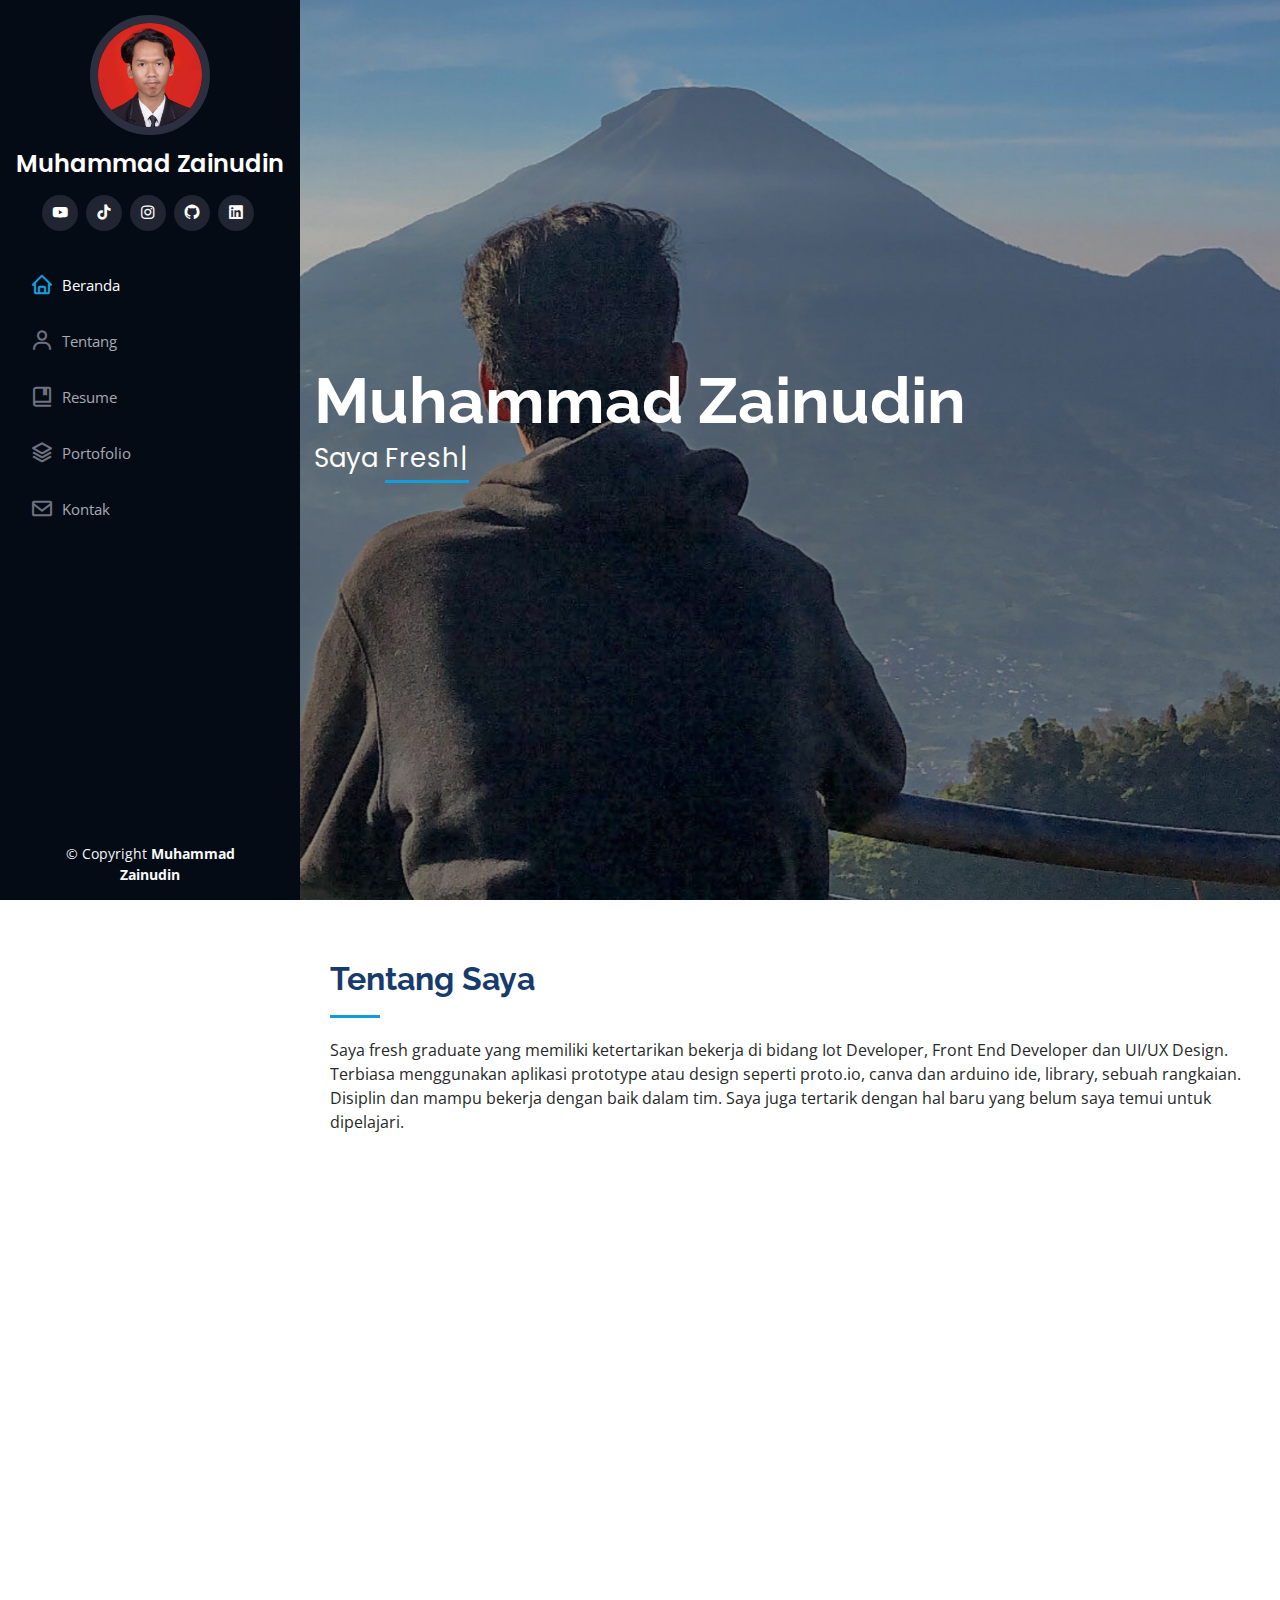
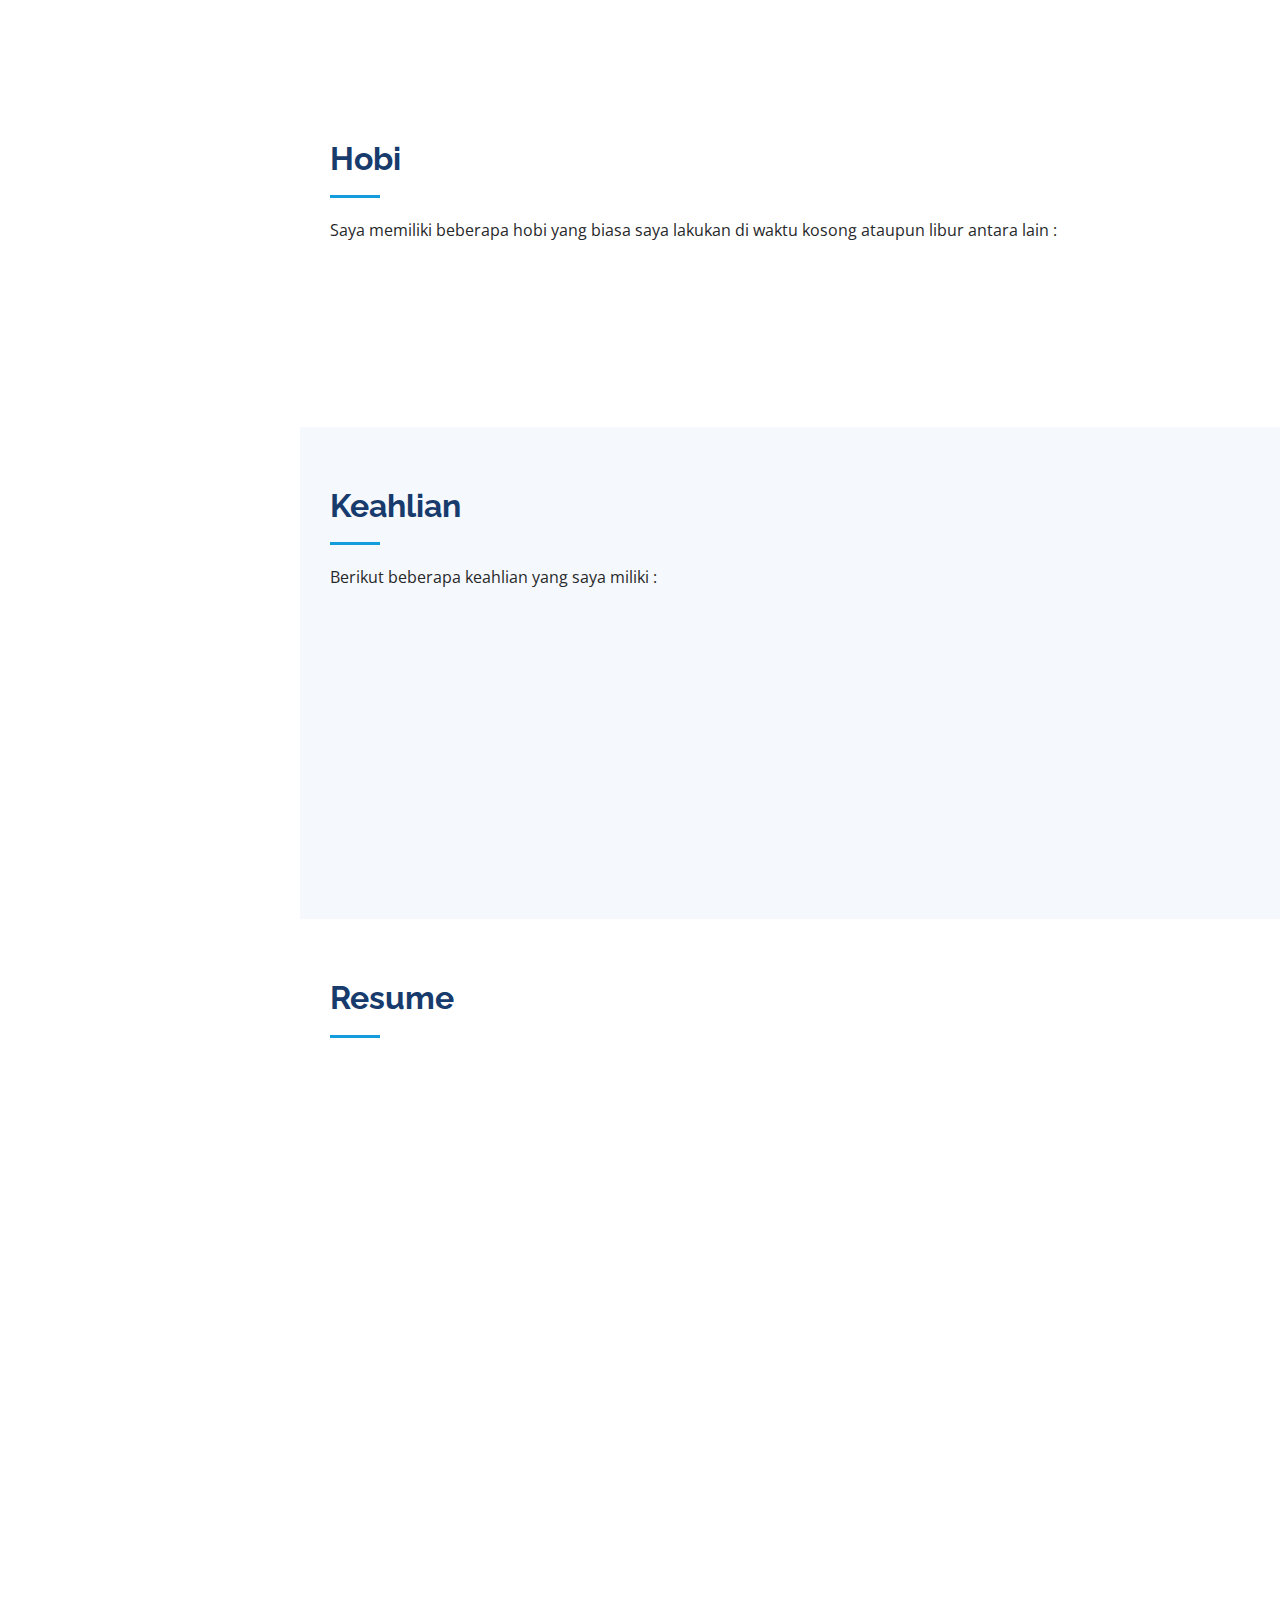
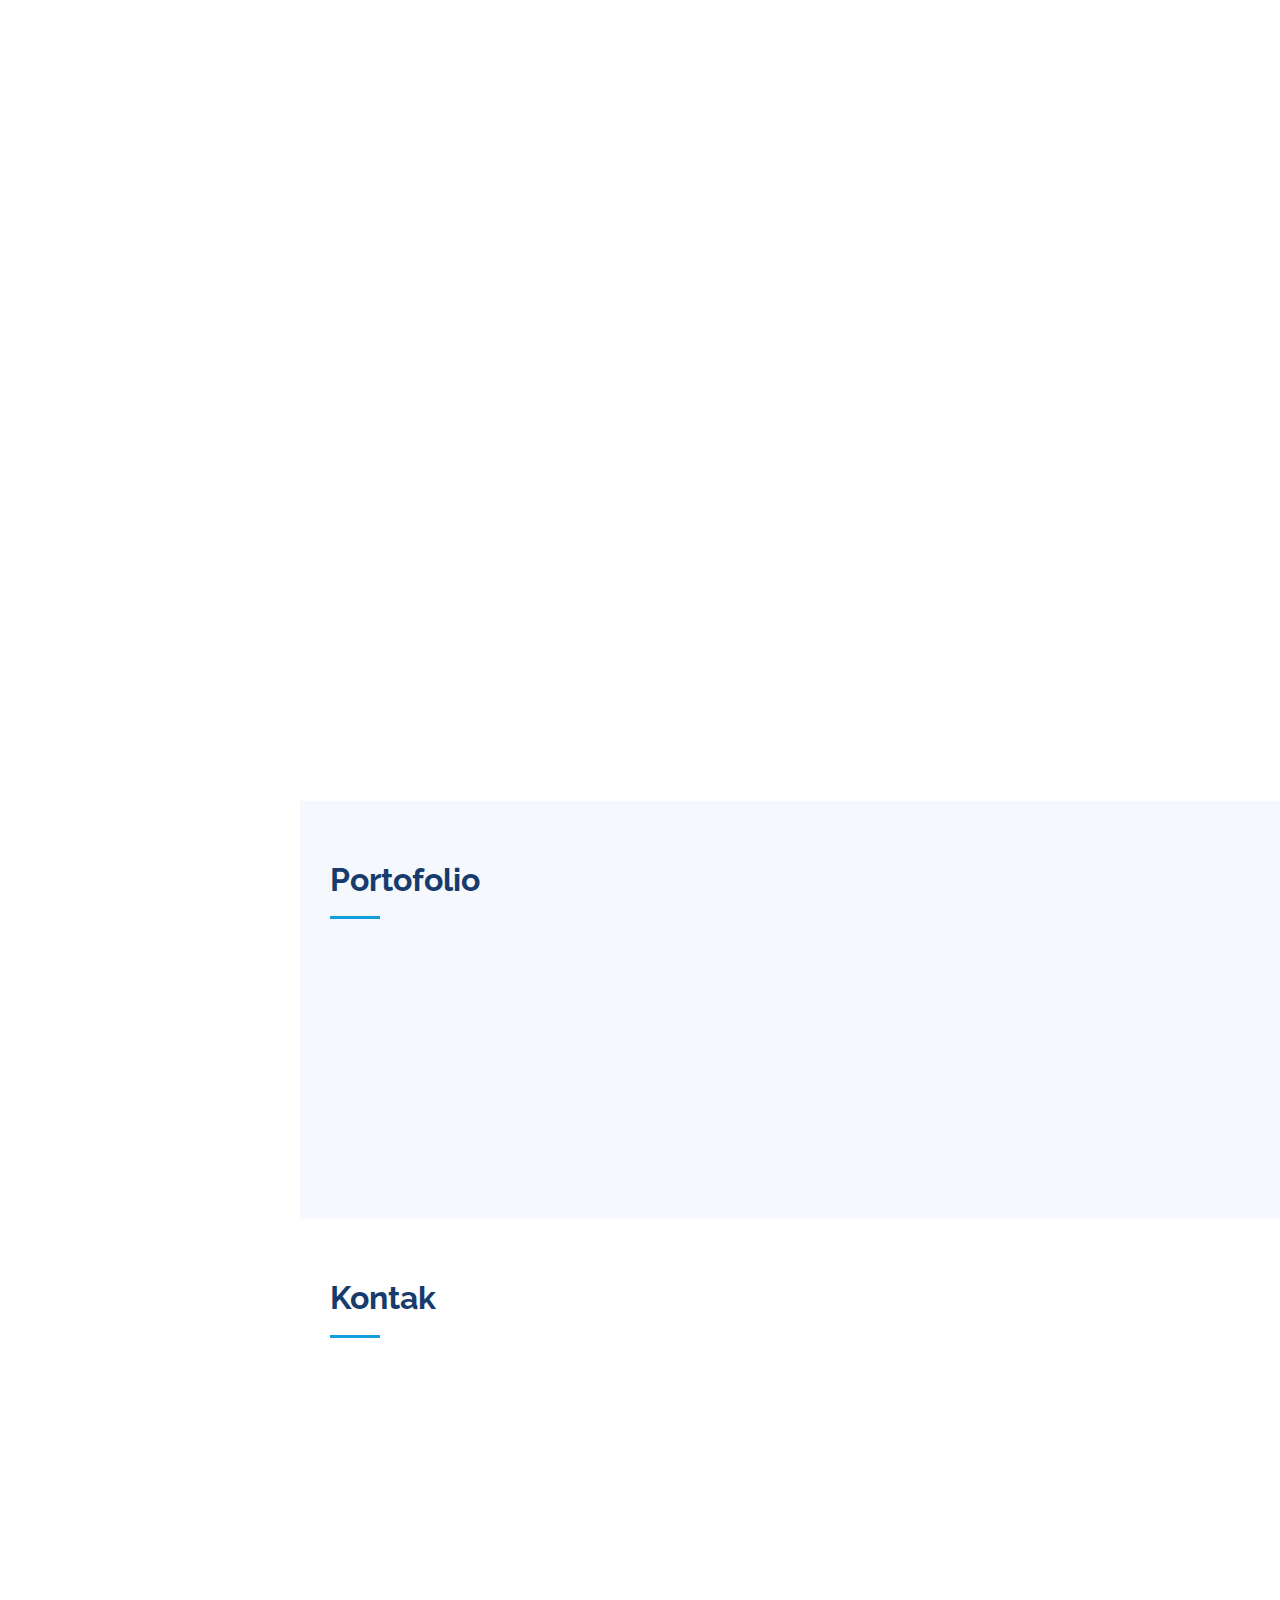
<file: index.html>
<!DOCTYPE html>
<html lang="en">
  <head>
    <meta charset="utf-8" />
    <meta content="width=device-width, initial-scale=1.0" name="viewport" />

    <title>Curriculum Vitae</title>
    <meta content="" name="description" />
    <meta content="" name="keywords" />

    <!-- Favicons -->
    <link rel="shortcut icon" type=" assets/img/png " href=" assets/img/baru.png " style="max-height: 200px; max-width: 200px;"/>
    <link href="assets/img/baru.png" rel="baru" />

    <!-- Google Fonts -->
    <link href="https://fonts.googleapis.com/css?family=Open+Sans:300,300i,400,400i,600,600i,700,700i|Raleway:300,300i,400,400i,500,500i,600,600i,700,700i|Poppins:300,300i,400,400i,500,500i,600,600i,700,700i" rel="stylesheet" />

    <!-- Vendor CSS Files -->
    <link href="assets/vendor/aos/aos.css" rel="stylesheet" />
    <link href="assets/vendor/bootstrap/css/bootstrap.min.css" rel="stylesheet" />
    <link href="assets/vendor/bootstrap-icons/bootstrap-icons.css" rel="stylesheet" />
    <link href="assets/vendor/boxicons/css/boxicons.min.css" rel="stylesheet" />
    <link href="assets/vendor/glightbox/css/glightbox.min.css" rel="stylesheet" />
    <link href="assets/vendor/swiper/swiper-bundle.min.css" rel="stylesheet" />

    <!-- Template Main CSS File -->
    <link href="assets/css/style.css" rel="stylesheet" />

    <!-- =======================================================
  * Template Name: iPortfolio
  * Updated: Jul 27 2023 with Bootstrap v5.3.1
  * Template URL: https://bootstrapmade.com/iportfolio-bootstrap-portfolio-websites-template/
  * Author: BootstrapMade.com
  * License: https://bootstrapmade.com/license/
  ======================================================== -->
  </head>

  <body>
    <!-- ======= Mobile nav toggle button ======= -->
    <i class="bi bi-list mobile-nav-toggle d-xl-none"></i>

    <!-- ======= Header ======= -->
    <header id="header">
      <div class="d-flex flex-column">
        <div class="profile">
          <img src="assets/img/Pas.jpg" alt="" class="img-fluid rounded-circle" />
          <h1 class="text-light fs-4"><a href="index.html">Muhammad Zainudin</a></h1>
          <div class="social-links mt-3 text-center">
            <a href="https://www.youtube.com/NodiOfficial"class="youtube"><i class='bx bxl-youtube' ></i></a>
            <a href="https://www.tiktok.com/@zainudin_nd" class="tiktok"><i class='bx bxl-tiktok' ></i></a>
            <a href="https://www.instagram.com/muhzai322" class="instagram"><i class='bx bxl-instagram' ></i></a>
            <a href="https://www.github.com/zainudin322" class="github"><i class='bx bxl-github' ></i></a>
            <a href="https://www.linkedin.com/in/muhammad-zainudin-221974223" class="linkedin"><i class='bx bxl-linkedin-square'></i></a>
          </div>
        </div>

        <nav id="navbar" class="nav-menu navbar">
          <ul>
            <li>
              <a href="#hero" class="nav-link scrollto active"><i class="bx bx-home"></i> <span>Beranda</span></a>
            </li>
            <li>
              <a href="#about" class="nav-link scrollto"><i class="bx bx-user"></i> <span>Tentang</span></a>
            </li>
            <li>
              <a href="#resume" class="nav-link scrollto"><i class='bx bx-book-bookmark'></i> <span>Resume</span></a>
            </li>
            <li>
              <a href="#portfolio" class="nav-link scrollto"><i class='bx bx-layer'></i><span>Portofolio</span></a>
            </li>
            <li>
              <a href="#contact" class="nav-link scrollto"><i class="bx bx-envelope"></i> <span>Kontak</span></a>
            </li>
          </ul>
        </nav>
        <!-- .nav-menu -->
      </div>
    </header>
    <!-- End Header -->

    <!-- ======= Hero Section ======= -->
    <section id="hero" class="d-flex flex-column justify-content-center align-items-center">
      <div class="hero-container" data-aos="fade-in">
        <h1>Muhammad Zainudin</h1>
        <p>Saya <span class="typed" data-typed-items="Fresh Graduate, UI/UX Design, Front End Developer, IoT Developer"></span></p>
      </div>
    </section>
    <!-- End Hero -->

    <main id="main">
      <!-- ======= About Section ======= -->
      <section id="about" class="about">
        <div class="container">
          <div class="section-title">
            <h2>Tentang Saya</h2>
            <p class="justify">
              Saya fresh graduate yang memiliki ketertarikan bekerja di bidang Iot Developer,  Front End Developer dan UI/UX Design. Terbiasa menggunakan aplikasi prototype atau design seperti proto.io, canva dan arduino ide, library, sebuah rangkaian. Disiplin dan
              mampu bekerja dengan baik dalam tim. Saya juga tertarik dengan hal baru yang belum saya temui untuk dipelajari.
            </p>
          </div>

          <div class="row">
            <div class="col-lg-4" data-aos="fade-right">
              <img src="assets/img/Pas.jpg" class="img-fluid" alt="" />
            </div>
            <div class="col-lg-8 pt-4 pt-lg-0 content" data-aos="fade-left">
              <h3>Informatics Engineering</h3>
              <p class="justify">Berikut biodata diri singkat saya :</p>
              <div class="row">
                <div class="col-lg-s">
                  <ul>
                    <li><i class="bi bi-chevron-right"></i> <strong>Tanggal Lahir:</strong> <span>11 Maret 1999</span></li>
                    <li><i class="bi bi-chevron-right"></i> <strong>No. Hp:</strong> <span>081386716108</span></li>
                    <li><i class="bi bi-chevron-right"></i> <strong>Alamat:</strong> <span>Jl. Raya Narogong Kec Bantargebang</span></li>
                    <li><i class="bi bi-chevron-right"></i> <strong>Kota:</strong> <span>Kota Bekasi, Jawa Barat</span></li>
                  </ul>
                </div>
                <div class="col-lg-6">
                  <ul>
                    <li><i class="bi bi-chevron-right"></i> <strong>Umur:</strong> <span>24</span></li>
                    <li><i class="bi bi-chevron-right"></i> <strong>Pendidikan:</strong> <span>Teknik Informatika, S1</span></li>
                    <li><i class="bi bi-chevron-right"></i> <strong>Email:</strong> <span>zainudin655@gmail.com</span></li>
                    <li><i class="bi bi-chevron-right"></i> <strong>Status:</strong> <span>Lajang</span></li>
                  </ul>
                </div>
              </div>
            </div>
          </div>
        </div>
      </section>
      <!-- End About Section -->

      <!-- ======= Hobi Section ======= -->
      <section id="facts" class="facts">
        <div class="container">
          <div class="section-title">
            <h2 class="justify">Hobi</h2>
            <p>Saya memiliki beberapa hobi yang biasa saya lakukan di waktu kosong ataupun libur antara lain :</p>
          </div>

          <div class="row no-gutters">
            <div class="col-lg-3 col-md-6 d-md-flex align-items-md-stretch" data-aos="fade-up">
              <div class="count-box">
                <i class="bi bi-brightness-alt-high"></i>
                <p class="fs-4"><strong>Traveling</strong></p>
              </div>
            </div>

            <div class="col-lg-3 col-md-6 d-md-flex align-items-md-stretch" data-aos="fade-up">
              <div class="count-box">
                <i class="bi bi-camera"></i>
                <p class="fs-4"><strong>Photograpy</strong></p>
              </div>
            </div>

            <div class="col-lg-3 col-md-6 d-md-flex align-items-md-stretch" data-aos="fade-up">
              <div class="count-box">
                <i class="bi bi-controller"></i>
                <p class="fs-4"><strong>Gamers</strong></p>
              </div>
            </div>

            <div class="col-lg-3 col-md-6 d-md-flex align-items-md-stretch" data-aos="fade-up">
              <div class="count-box">
                <i class="bi bi-pc-display"></i>
                <p class="fs-5"><strong>Content Creator</strong></p>
              </div>
            </div>
          </div>
        </div>
      </section>
      <!-- End Facts Section -->

      <!-- ======= Skills Section ======= -->
      <section id="skills" class="skills section-bg">
        <div class="container">
          <div class="section-title">
            <h2>Keahlian</h2>
            <p>Berikut beberapa keahlian yang saya miliki :</p>
          </div>

          <div class="row skills-content">
            <div class="col-lg-6" data-aos="fade-up">
              <div class="progress">
                <span class="skill">UI/UX Design <i class="val">70%</i></span>
                <div class="progress-bar-wrap">
                  <div class="progress-bar" role="progressbar" aria-valuenow="70" aria-valuemin="0" aria-valuemax="100"></div>
                </div>
              </div>

              <div class="progress">
                <span class="skill">Front End Developer <i class="val">70%</i></span>
                <div class="progress-bar-wrap">
                  <div class="progress-bar" role="progressbar" aria-valuenow="70" aria-valuemin="0" aria-valuemax="100"></div>
                </div>
              </div>

              <div class="progress">
                <span class="skill">IoT Developer <i class="val">75%</i></span>
                <div class="progress-bar-wrap">
                  <div class="progress-bar" role="progressbar" aria-valuenow="75" aria-valuemin="0" aria-valuemax="100"></div>
                </div>
              </div>
              <div class="progress">
                <span class="skill">Git/Github <i class="val">45%</i></span>
                <div class="progress-bar-wrap">
                  <div class="progress-bar" role="progressbar" aria-valuenow="45" aria-valuemin="0" aria-valuemax="100"></div>
                </div>
              </div>
            </div>

            <div class="col-lg-6" data-aos="fade-up" data-aos-delay="100">
              <div class="progress">
                <span class="skill">Video Editor (Kinemaster) <i class="val">100%</i></span>
                <div class="progress-bar-wrap">
                  <div class="progress-bar" role="progressbar" aria-valuenow="100" aria-valuemin="0" aria-valuemax="100"></div>
                </div>
              </div>

              <div class="progress">
                <span class="skill">Editor Foto (Pixellab, Canva) <i class="val">85%</i></span>
                <div class="progress-bar-wrap">
                  <div class="progress-bar" role="progressbar" aria-valuenow="85" aria-valuemin="0" aria-valuemax="100"></div>
                </div>
              </div>

              <div class="progress">
                <span class="skill">Microsoft Word <i class="val">90%</i></span>
                <div class="progress-bar-wrap">
                  <div class="progress-bar" role="progressbar" aria-valuenow="90" aria-valuemin="0" aria-valuemax="100"></div>
                </div>
              </div>
            </div>
          </div>
        </div>
      </section>
      <!-- End Skills Section -->

      <!-- ======= Resume Section ======= -->
      <section id="resume" class="resume">
        <div class="container">
          <div class="section-title">
            <h2>Resume</h2>
          </div>

          <div class="row">
            <div class="col-lg-6" data-aos="fade-up">
              <h3 class="resume-title">Ringkasan</h3>
              <div class="resume-item pb-0">
                <h4>Muhammad Zainudin</h4>
                <p class="justify">Saya Adalah seorang Fresh Graduate lulusan tahun 2023 yang memiliki minat memiliki karir di bidang Iot Developer,  Front End Develope, UI/UX Design dan saya adalah seorang yang cepat beradaptasi pada lingkungan baru.</p>
                <ul>
                  <li>Bantargebang, Kota Bekasi</li>
                  <li>081386716108</li>
                  <li>zainudin655@gmail.com & muhzai322@gmail.com</li>
                </ul>
              </div>

              <h3 class="resume-title">Pendidikan</h3>
              <div class="resume-item">
                <h4>Universitas Bina Insani</h4>
                <h5>2018 - 2023</h5>
                <p><em>Teknik Informatika</em></p>
                <p>Gpa. 3.15 dari 4.0</p>
              </div>
              <div class="resume-item">
                <h4>SMKN 2 Kota Bekasi</h4>
                <h5>2015 - 2018</h5>
                <p><em>Teknik Sepeda Motor</em></p>
                <p>Gpa. 75 dari 100</p>
              </div>
              <h3 class="resume-title">Pengalaman Internship</h3>
              <div class="resume-item">
                <h4>Front End Developer</h4>
                <h5>2021 - 2022</h5>
                <p><em>PT. Jasa Marga (Persero) Tbk. </em></p>
                <ul>
                  <li>Mengembangkan dan memperbaiki user interface halaman web menggunakan laravel.</li>
                  <li>Mengoptimalkan kode berbasis HTML dan CSS untuk performansi maksimal.</li>
                  <li>Berkolaborasi dengan tim designer web, back end dan pengembangan lainnya.</li>
                  <li>Melakukan pengujian dan debugging untuk memastikan sistem dapat berjalan dengan baik.</li>
                  <li>Menghubungkan projek menggunakan git/github agar mudah diakses dan disimpan.</li>
                  <li>Membuat konten digital yang responsif.</li>
                </ul>
              </div>
            </div>

            <div class="col-lg-6" data-aos="fade-up" data-aos-delay="100">
              <h3 class="resume-title">Pengalaman</h3>
              <div class="resume-item">
                <h4>SALESMAN  <small class="text-muted">Freelance</small></h4>
                <h5>2020 - 2022</h5>
                <p><em>PT. Mahkota Sukses Indonesia </em></p>
                <ul>
                  <li>Mencari pelanggan baru dan mempertahankan pelanggan yang sudah ada.</li>
                  <li>Mencari member baru dan mempertahankan member yang sudah ada.</li>
                  <li>Mengelola daftar pelanggan dan menjaga hubungan yang baik dengan pelanggan melalui follow-up secara berkala.</li>
                  <li>Menjaga kualitas layanan pelanggan dan member dengan memberikan respon yang baik terhadap pertanyaan, keluhan, atau saran dari konsumen.</li>
                </ul>
              </div>
              <div class="resume-item">
                <h4>IOT Developer</h4>
                <h5>2020 - 2022</h5>
                <p><em>Universitas Bina Insani </em></p>
                <ul>
                  <li>Membuat perancangan monitoring suhu dengan sensor suhu.</li>
                  <li>Membuat perancangan tempat sampah pintar dengan aplikasi blynk.</li>
                  <li>Membuat perancangan smart akuarium untuk budidaya hewan reptile kura-kura.</li>
                </ul>
              </div>
              <div class="resume-item">
                <h4>UI/UX Designer</h4>
                <h5>2019 - 2020</h5>
                <p><em>Universitas Bina Insani </em></p>
                <ul>
                  <li>Membuat perancangan user interface aplikasi online shop.</li>
                  <li>Membuat perancangan user interface sebuah aplikasi edukasi pengenalan nama-nama hewan.</li>
                  <li>Membuat perancangan user interface sebuah aplikasi rental mobil.</li>
                </ul>
              </div>
            </div>
          </div>
        </div>
      </section>
      <!-- End Resume Section -->

      <!-- ======= Portfolio Section ======= -->
      <section id="portfolio" class="portfolio section-bg">
        <div class="container">
          <div class="section-title">
            <h2>Portofolio</h2>
          </div>

          <div class="row" data-aos="fade-up">
            <div class="col-lg-12 d-flex justify-content-center"></div>
          </div>

          <div class="row portfolio-container" data-aos="fade-up" data-aos-delay="100">
            <div class="col-lg-4 col-md-6 portfolio-item filter-app">
              <div class="portfolio-wrap">
                <img src="assets/img/project/1.png" class="img-fluid" alt="" />
                <div class="portfolio-links">
                  <a href="assets/img/project/1.png" data-gallery="portfolioGallery" class="portfolio-lightbox" title="Merancang user interface menggunakan framework laravel"><i class='bx bx-fullscreen'></i></a>
                  <a href="forms/portofolio.html" title="Selengkapnya"><i class="bx bx-show-alt"></i></a>
                </div>
              </div>
            </div>

            <div class="col-lg-4 col-md-6 portfolio-item filter-web">
              <div class="portfolio-wrap">
                <img src="assets/img/project/rent.png" class="img-fluid" alt="" />
                <div class="portfolio-links">
                  <a href="assets/img/project/rent.png" data-gallery="portfolioGallery" class="portfolio-lightbox" title="Perancangan User Interface Web Rental Kendaraan. Disarankan akses menggunakan Laptop/Pc anda."><i class='bx bx-fullscreen'></i></a>
                  <a href="forms/portofolio2.html" title="Selengkapnya"><i class='bx bx-show-alt'></i></a>
                  <a href="https://autorent1.000webhostapp.com/" title="Kunjungi Tautan"><i class="bx bx-link"></i></a>
                </div>
              </div>
            </div>

            <div class="col-lg-4 col-md-6 portfolio-item filter-app">
              <div class="portfolio-wrap">
                <img src="assets/img/project/3.png" class="img-fluid" alt="" />
                <div class="portfolio-links">
                  <a href="assets/img/project/3.png"  data-gallery="portfolioGallery" class="portfolio-lightbox" title="Perancangan smart akuarium untuk budidaya kura-kura."><i class='bx bx-fullscreen'></i></a>
                  <a href="forms/portofolio3.html" title="Selengkapnya"><i class="bx bx-show-alt"></i></a>
                </div>
              </div>
            </div>

          </div>
        </div>
      </section>
      <!-- End Portfolio Section -->

      <!-- ======= Contact Section ======= -->
      <section id="contact" class="contact">
        <div class="container">
          <div class="section-title">
            <h2>Kontak</h2>
          </div>

          <div class="row" data-aos="fade-in">
            <div class="col-lg-5 d-flex align-items-stretch">
              <div class="info">
                <div class="address">
                  <i class="bi bi-geo-alt"></i>
                  <h4>Alamat :</h4>
                  <p>Jl Raya Narogong Km 11 Kecamatan Bantargebang</p>
                </div>

                <div class="email">
                  <i class="bi bi-envelope-at"></i>
                  <h4>Email :</h4>
                  <p>zainudin655@gmail.com & muhzai322@gmail.com</p>
                </div>

                <div class="phone">
                  <i class="bi bi-whatsapp"></i>
                  <h4>Whatsapp :</h4>
                  <p>081386716108</p>
                </div>

                <iframe src="https://www.google.com/maps/embed?pb=!1m14!1m12!1m3!1d598.0527457048101!2d106.98289165598086!3d-6.326151008179774!2m3!1f0!2f0!3f0!3m2!1i1024!2i768!4f13.1!5e0!3m2!1sen!2sin!4v1691209949650!5m2!1sen!2sin"
                  frameborder="0"
                  style="border: 0; width: 100%; height: 290px"
                  allowfullscreen
                ></iframe>
              </div>
            </div>

            <div class="col-lg-7 mt-5 mt-lg-0 d-flex align-items-stretch">
                 
                    <div class="col">
                      <!--alert-->
                      <div class="alert alert-success alert-dismissible fade show d-none my-alert" role="alert">
                        <strong>Terimakasih!</strong> Pesan anda sudah berhasil dikirim.
                        <button type="button" class="btn-close" data-bs-dismiss="alert" aria-label="Close"></button>
                      </div>
              <form action="forms/contact.php" method="post" role="form" class="php-email-form" name="cv-kontak">
                <div class="row">
                  <div class="form-group">
                    <label for="name" class="form-label">Nama Lengkap</label>
                    <input type="text" class="form-control" id="name" aria-describedby="name" name="nama" autocomplete="off" required oninvalid="this.setCustomValidity('Masukkan nama terlebih dahulu!')" oninput="this.setCustomValidity('')" />
                  </div>
                </div>
                <div class="form-group">
                    <label for="email" class="form-label">Email</label>
                    <input
                      type="email"
                      class="form-control"
                      id="email"
                      aria-describedby="email"
                      name="email"
                      autocomplete="off"
                      required
                      oninvalid="this.setCustomValidity('Masukkan alamat email terlebih dahulu!')"
                      oninput="this.setCustomValidity('')"
                    />
                </div>
                <div class="form-group">
                    <label for="pesan" class="form-label">Pesan</label>
                    <textarea class="form-control" id="pesan" rows="3" name="pesan" required oninvalid="this.setCustomValidity('Sampaikan pesan atau saran anda')" oninput="this.setCustomValidity('')"></textarea>
                  </div>
                  <button type="submit" class="btn btn-primary btn-kirim">Kirim</button>
                  <button class="btn btn-primary btn-load d-none" type="button" disabled>
                    <span class="spinner-grow spinner-grow-sm" role="status" aria-hidden="true"></span>
                    Loading...
                  </button>
              </form>
            </div>
        </div>
      </div>
    </div>
            </div>
          </div>
        </div>
      </section>
      <!-- End Contact Section -->
    </main>
    <!-- End #main -->

    <!-- ======= Footer ======= -->
    <footer id="footer">
      <div class="container">
        <div class="copyright">
          &copy; Copyright <strong><span class="fs-9"> <a href="https://www.canva.com/design/DAFdpXC5weo/4DCiro9q62tIrYrpuPxmnA/view?utm_content=DAFdpXC5weo&utm_campaign=designshare&utm_medium=link&utm_source=publishsharelink" class="fs-9 text-light">Muhammad Zainudin</span></strong></a>
        </div>
        <!-- <div class="credits"> -->
          <!-- All the links in the footer should remain intact. -->
          <!-- You can delete the links only if you purchased the pro version. -->
          <!-- Licensing information: https://bootstrapmade.com/license/ -->
          <!-- Purchase the pro version with working PHP/AJAX contact form: https://bootstrapmade.com/iportfolio-bootstrap-portfolio-websites-template/ -->
          <!-- Designed by <a href="https://bootstrapmade.com/">BootstrapMade</a> -->
        <!-- </div> -->
      </div>
    </footer>
    <!-- End  Footer -->

    <a href="#" class="back-to-top d-flex align-items-center justify-content-center"><i class="bi bi-arrow-up-short"></i></a>

    <!-- Vendor JS Files -->
    <script src="assets/vendor/purecounter/purecounter_vanilla.js"></script>
    <script src="assets/vendor/aos/aos.js"></script>
    <script src="assets/vendor/bootstrap/js/bootstrap.bundle.min.js"></script>
    <script src="assets/vendor/glightbox/js/glightbox.min.js"></script>
    <script src="assets/vendor/isotope-layout/isotope.pkgd.min.js"></script>
    <script src="assets/vendor/swiper/swiper-bundle.min.js"></script>
    <script src="assets/vendor/typed.js/typed.umd.js"></script>
    <script src="assets/vendor/waypoints/noframework.waypoints.js"></script>
    <script src="assets/vendor/php-email-form/validate.js"></script>

    <!-- Template Main JS File -->
    <script src="assets/js/main.js"></script>
    <script>
        const scriptURL = "https://script.google.com/macros/s/AKfycbzqIqTrZ6WGai03H6PgcNuTxTUgpihDpeIslKnbEe76jfgPwzJYRkXsAcERCpUcO5veZQ/exec";
        const form = document.forms["cv-kontak"];
        const btnKirim = document.querySelector(".btn-kirim");
        const btnLoad = document.querySelector(".btn-load");
        const myAlert = document.querySelector(".my-alert");
  
        form.addEventListener("submit", (e) => {
          e.preventDefault();
          // ketika tombol submit diklik
          // tampilkan tombol loading, tombol submit hilang
          btnLoad.classList.toggle("d-none");
          btnKirim.classList.toggle("d-none");
          fetch(scriptURL, { method: "POST", body: new FormData(form) })
            .then((response) => {
              // ketika tombol submit diklik
              // tampilkan tombol submit, tombol loading hilang
              btnLoad.classList.toggle("d-none");
              btnKirim.classList.toggle("d-none");
              //tampilkan alert
              myAlert.classList.toggle("d-none");
              // reset formnya
              form.reset();
              console.log("Success!", response);
            })
            .catch((error) => console.error("Error!", error.message));
        });
      </script>
  </body>
</html>
</file>
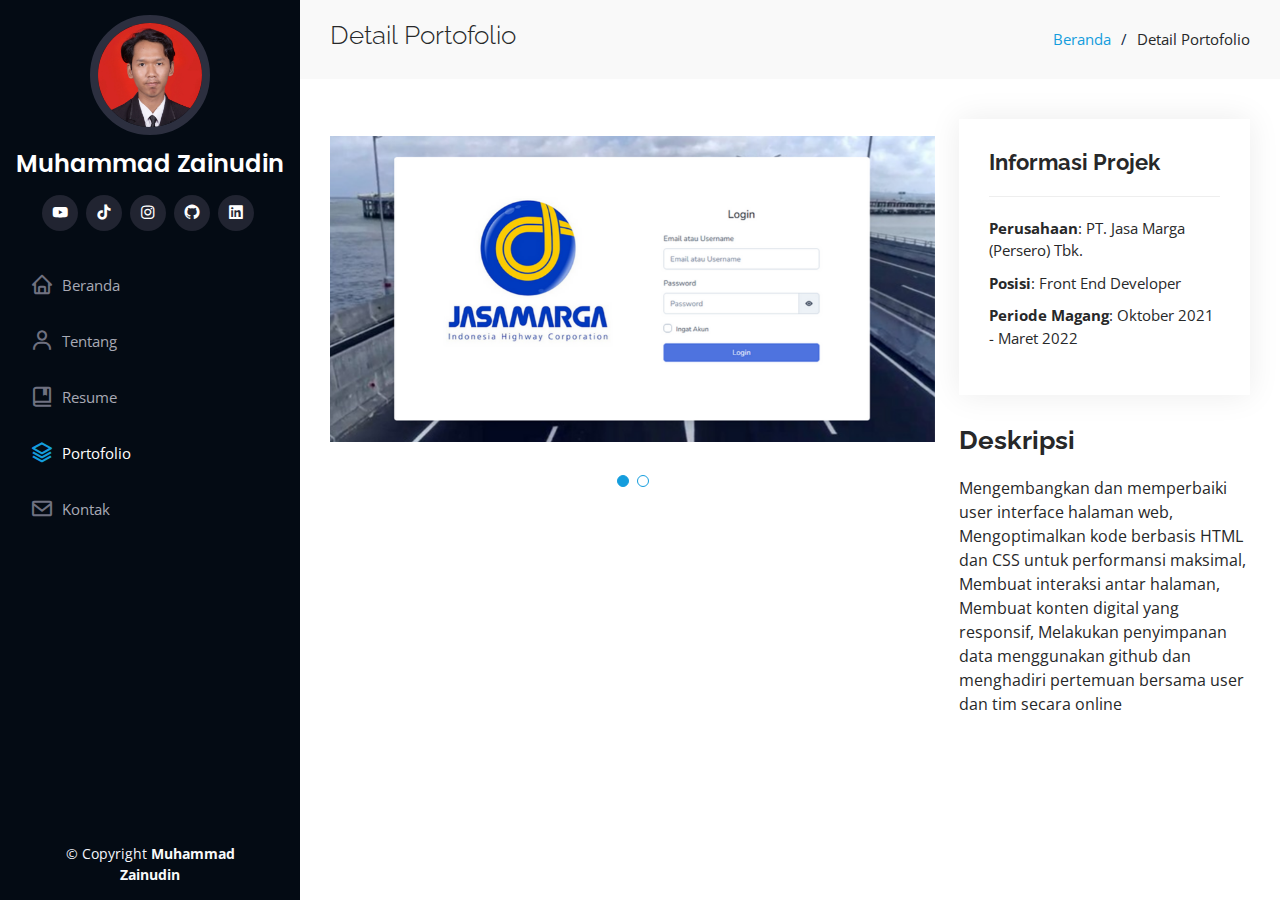
<file: forms/portofolio.html>
<!DOCTYPE html>
<html lang="en">
  <head>
    <meta charset="utf-8" />
    <meta content="width=device-width, initial-scale=1.0" name="viewport" />

    <title>Curriculum Vitae</title>
    <meta content="" name="description" />
    <meta content="" name="keywords" />

    <!-- Favicons -->
    <link rel="shortcut icon" type="../assets/img/png " href=" ../assets/img/baru.png " style="max-height: 200px; max-width: 200px;"/>
    <link href="../assets/img/baru.png" rel="baru" />

    <!-- Google Fonts -->
    <link href="https://fonts.googleapis.com/css?family=Open+Sans:300,300i,400,400i,600,600i,700,700i|Raleway:300,300i,400,400i,500,500i,600,600i,700,700i|Poppins:300,300i,400,400i,500,500i,600,600i,700,700i" rel="stylesheet" />

    <!-- Vendor CSS Files -->
    <link href="../assets/vendor/aos/aos.css" rel="stylesheet" />
    <link href="../assets/vendor/bootstrap/css/bootstrap.min.css" rel="stylesheet" />
    <link href="../assets/vendor/bootstrap-icons/bootstrap-icons.css" rel="stylesheet" />
    <link href="../assets/vendor/boxicons/css/boxicons.min.css" rel="stylesheet" />
    <link href="../assets/vendor/glightbox/css/glightbox.min.css" rel="stylesheet" />
    <link href="../assets/vendor/swiper/swiper-bundle.min.css" rel="stylesheet" />

    <!-- Template Main CSS File -->
    <link href="../assets/css/style.css" rel="stylesheet" />

    <!-- =======================================================
  * Template Name: iPortfolio
  * Updated: Jul 27 2023 with Bootstrap v5.3.1
  * Template URL: https://bootstrapmade.com/iportfolio-bootstrap-portfolio-websites-template/
  * Author: BootstrapMade.com
  * License: https://bootstrapmade.com/license/
  ======================================================== -->
  </head>

  <body>
    <!-- ======= Mobile nav toggle button ======= -->
    <i class="bi bi-list mobile-nav-toggle d-xl-none"></i>

   
    <!-- ======= Header ======= -->
    <header id="header">
      <div class="d-flex flex-column">
        <div class="profile">
          <img src="../assets/img/Pas.jpg" alt="" class="img-fluid rounded-circle" />
          <h1 class="text-light fs-4"><a href="../index.html">Muhammad Zainudin</a></h1>
          <div class="social-links mt-3 text-center">
            <a href="https://www.youtube.com/NodiOfficial"class="youtube"><i class='bx bxl-youtube' ></i></a>
            <a href="https://www.tiktok.com/@zainudin_nd" class="tiktok"><i class='bx bxl-tiktok' ></i></a>
            <a href="https://www.instagram.com/muhzai322" class="instagram"><i class='bx bxl-instagram' ></i></a>
            <a href="https://www.github.com/zainudin322" class="github"><i class='bx bxl-github' ></i></a>
            <a href="https://www.linkedin.com/in/muhammad-zainudin-221974223" class="linkedin"><i class='bx bxl-linkedin-square'></i></a>
          </div>
        </div>

        <nav id="navbar" class="nav-menu navbar">
            <ul>
              <li>
                <a href="../index.html" class="nav-link scrollto"><i class="bx bx-home"></i> <span>Beranda</span></a>
              </li>
              <li>
                <a href="" class="nav-link scrollto"><i class="bx bx-user"></i> <span>Tentang</span></a>
              </li>
              <li>
                <a href="" class="nav-link scrollto"><i class='bx bx-book-bookmark'></i> <span>Resume</span></a>
              </li>
              <li>
                <a href="" class="nav-link scrollto active"><i class='bx bx-layer'></i><span>Portofolio</span></a>
              </li>
              <li>
                <a href="" class="nav-link scrollto"><i class="bx bx-envelope"></i> <span>Kontak</span></a>
              </li>
            </ul>
          </nav>
        <!-- .nav-menu -->
      </div>
    </header>
    <!-- End Header -->

    <main id="main">
      <!-- ======= Breadcrumbs ======= -->
      <section id="breadcrumbs" class="breadcrumbs">
        <div class="container">
          <div class="d-flex justify-content-between align-items-center">
            <h2>Detail Portofolio</h2>
            <ol>
              <li><a href="../index.html">Beranda</a></li>
              <li>Detail Portofolio</li>
            </ol>
          </div>
        </div>
      </section>
      <!-- End Breadcrumbs -->

      <!-- ======= Portfolio Details Section ======= -->
      <section id="portfolio-details" class="portfolio-details">
        <div class="container">
          <div class="row gy-4">
            <div class="col-lg-8">
              <div class="portfolio-details-slider swiper">
                <div class="swiper-wrapper align-items-center">
                  <div class="swiper-slide">
                    <img src="../assets/img/project/1.png" alt="" />
                  </div>

                  <div class="swiper-slide">
                    <img src="../assets/img/project/2.png" alt="" />
                  </div>

                </div>
                <div class="swiper-pagination"></div>
              </div>
            </div>

            <div class="col-lg-4">
              <div class="portfolio-info">
                <h3>Informasi Projek</h3>
                <ul>
                  <li><strong>Perusahaan</strong>: PT. Jasa Marga (Persero) Tbk.</li>
                  <li><strong>Posisi</strong>: Front End Developer</li>
                  <li><strong>Periode Magang</strong>: Oktober 2021 - Maret 2022</li>
                </ul>
              </div>
              <div class="portfolio-description justify-content-between">
                <h2>Deskripsi</h2>
                <p>
                    Mengembangkan dan memperbaiki user interface halaman web, Mengoptimalkan kode berbasis HTML dan CSS untuk performansi maksimal,
                    Membuat interaksi antar halaman, Membuat konten digital yang responsif, Melakukan penyimpanan data menggunakan github dan menghadiri pertemuan bersama user dan tim secara online
                </p>
              </div>
            </div>
          </div>
        </div>
      </section>
      <!-- End Portfolio Details Section -->
    </main>
    <!-- End #main -->
 <!-- ======= Footer ======= -->
 <footer id="footer">
  <div class="container">
    <div class="copyright">
      &copy; Copyright <strong><span class="fs-9"> <a href="https://www.canva.com/design/DAFdpXC5weo/4DCiro9q62tIrYrpuPxmnA/view?utm_content=DAFdpXC5weo&utm_campaign=designshare&utm_medium=link&utm_source=publishsharelink" class="fs-9 text-light">Muhammad Zainudin</span></strong></a>
    </div>
    <!-- <div class="credits"> -->
      <!-- All the links in the footer should remain intact. -->
      <!-- You can delete the links only if you purchased the pro version. -->
      <!-- Licensing information: https://bootstrapmade.com/license/ -->
      <!-- Purchase the pro version with working PHP/AJAX contact form: https://bootstrapmade.com/iportfolio-bootstrap-portfolio-websites-template/ -->
      <!-- Designed by <a href="https://bootstrapmade.com/">BootstrapMade</a> -->
    <!-- </div> -->
  </div>
</footer>
<!-- End  Footer -->


    <a href="#" class="back-to-top d-flex align-items-center justify-content-center"><i class="bi bi-arrow-up-short"></i></a>

    <!-- Vendor JS Files -->
    <script src="../assets/vendor/purecounter/purecounter_vanilla.js"></script>
    <script src="../assets/vendor/aos/aos.js"></script>
    <script src="../assets/vendor/bootstrap/js/bootstrap.bundle.min.js"></script>
    <script src="../assets/vendor/glightbox/js/glightbox.min.js"></script>
    <script src="../assets/vendor/isotope-layout/isotope.pkgd.min.js"></script>
    <script src="../assets/vendor/swiper/swiper-bundle.min.js"></script>
    <script src="../assets/vendor/typed.js/typed.umd.js"></script>
    <script src="../assets/vendor/waypoints/noframework.waypoints.js"></script>
    <script src="../assets/vendor/php-email-form/validate.js"></script>

    <!-- Template Main JS File -->
    <script src="../assets/js/main.js"></script>
  </body>
</html>
</file>
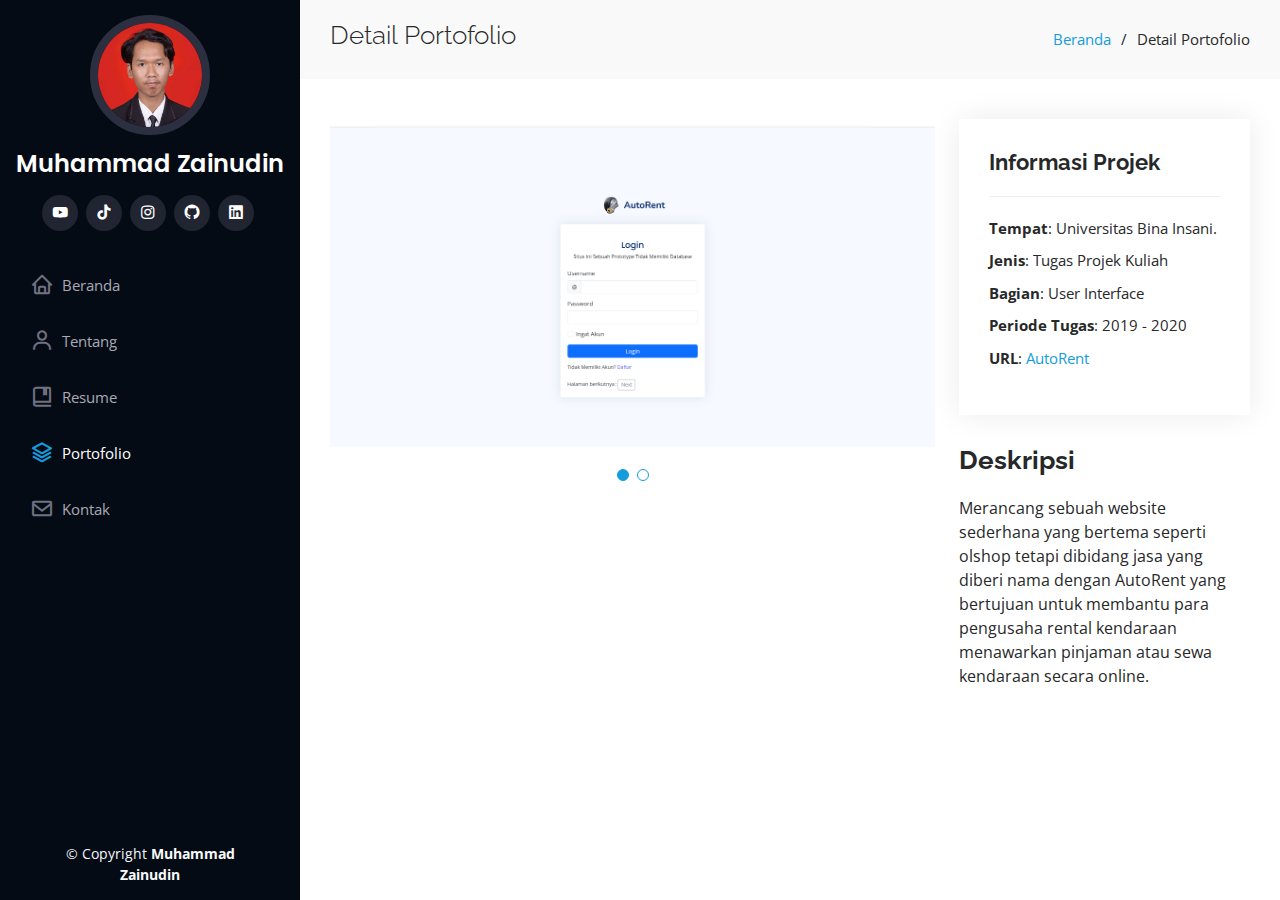
<file: forms/portofolio2.html>
<!DOCTYPE html>
<html lang="en">
  <head>
    <meta charset="utf-8" />
    <meta content="width=device-width, initial-scale=1.0" name="viewport" />

        <title>Curriculum Vitae</title>
    <meta content="" name="description" />
    <meta content="" name="keywords" />

    <!-- Favicons -->
    <link rel="shortcut icon" type="../assets/img/png " href=" ../assets/img/baru.png " style="max-height: 200px; max-width: 200px;"/>
    <link href="../assets/img/baru.png" rel="baru" />

    <!-- Google Fonts -->
    <link href="https://fonts.googleapis.com/css?family=Open+Sans:300,300i,400,400i,600,600i,700,700i|Raleway:300,300i,400,400i,500,500i,600,600i,700,700i|Poppins:300,300i,400,400i,500,500i,600,600i,700,700i" rel="stylesheet" />

    <!-- Vendor CSS Files -->
    <link href="../assets/vendor/aos/aos.css" rel="stylesheet" />
    <link href="../assets/vendor/bootstrap/css/bootstrap.min.css" rel="stylesheet" />
    <link href="../assets/vendor/bootstrap-icons/bootstrap-icons.css" rel="stylesheet" />
    <link href="../assets/vendor/boxicons/css/boxicons.min.css" rel="stylesheet" />
    <link href="../assets/vendor/glightbox/css/glightbox.min.css" rel="stylesheet" />
    <link href="../assets/vendor/swiper/swiper-bundle.min.css" rel="stylesheet" />

    <!-- Template Main CSS File -->
    <link href="../assets/css/style.css" rel="stylesheet" />

    <!-- =======================================================
  * Template Name: iPortfolio
  * Updated: Jul 27 2023 with Bootstrap v5.3.1
  * Template URL: https://bootstrapmade.com/iportfolio-bootstrap-portfolio-websites-template/
  * Author: BootstrapMade.com
  * License: https://bootstrapmade.com/license/
  ======================================================== -->
  </head>

  <body>
    <!-- ======= Mobile nav toggle button ======= -->
    <i class="bi bi-list mobile-nav-toggle d-xl-none"></i>

    <!-- ======= Header ======= -->
    <header id="header">
      <div class="d-flex flex-column">
        <div class="profile">
          <img src="../assets/img/Pas.jpg" alt="" class="img-fluid rounded-circle" />
          <h1 class="text-light fs-4"><a href="../index.html">Muhammad Zainudin</a></h1>
          <div class="social-links mt-3 text-center">
            <a href="https://www.youtube.com/NodiOfficial"class="youtube"><i class='bx bxl-youtube' ></i></a>
            <a href="https://www.tiktok.com/@zainudin_nd" class="tiktok"><i class='bx bxl-tiktok' ></i></a>
            <a href="https://www.instagram.com/muhzai322" class="instagram"><i class='bx bxl-instagram' ></i></a>
            <a href="https://www.github.com/zainudin322" class="github"><i class='bx bxl-github' ></i></a>
            <a href="https://www.linkedin.com/in/muhammad-zainudin-221974223" class="linkedin"><i class='bx bxl-linkedin-square'></i></a>
          </div>
        </div>

        <nav id="navbar" class="nav-menu navbar">
            <ul>
              <li>
                <a href="../index.html" class="nav-link scrollto"><i class="bx bx-home"></i> <span>Beranda</span></a>
              </li>
              <li>
                <a href="" class="nav-link scrollto"><i class="bx bx-user"></i> <span>Tentang</span></a>
              </li>
              <li>
                <a href="" class="nav-link scrollto"><i class='bx bx-book-bookmark'></i> <span>Resume</span></a>
              </li>
              <li>
                   <a href="" class="nav-link scrollto active"><i class='bx bx-layer'></i><span>Portofolio</span></a>
              </li>
              <li>
                <a href="" class="nav-link scrollto"><i class="bx bx-envelope"></i> <span>Kontak</span></a>
              </li>
            </ul>
          </nav>
        <!-- .nav-menu -->
      </div>
    </header>
    <!-- End Header -->

    <main id="main">
      <!-- ======= Breadcrumbs ======= -->
      <section id="breadcrumbs" class="breadcrumbs">
        <div class="container">
          <div class="d-flex justify-content-between align-items-center">
            <h2>Detail Portofolio</h2>
            <ol>
              <li><a href="../index.html">Beranda</a></li>
              <li>Detail Portofolio</li>
            </ol>
          </div>
        </div>
      </section>
      <!-- End Breadcrumbs -->

      <!-- ======= Portfolio Details Section ======= -->
      <section id="portfolio-details" class="portfolio-details">
        <div class="container">
          <div class="row gy-4">
            <div class="col-lg-8">
              <div class="portfolio-details-slider swiper">
                <div class="swiper-wrapper align-items-center">
                  <div class="swiper-slide">
                    <img src="../assets/img/project/rent2.png" alt="" />
                  </div>

                  <div class="swiper-slide">
                    <img src="../assets/img/project/rent.png" alt="" />
                  </div>

                </div>
                <div class="swiper-pagination"></div>
              </div>
            </div>

            <div class="col-lg-4">
              <div class="portfolio-info">
                <h3>Informasi Projek</h3>
                <ul>
                  <li><strong>Tempat</strong>: Universitas Bina Insani.</li>
                  <li><strong>Jenis</strong>: Tugas Projek Kuliah</li>
                  <li><strong>Bagian</strong>: User Interface</li>
                  <li><strong>Periode Tugas</strong>: 2019 - 2020</li>
                  <li><strong>URL</strong>:<a href="https://autorent1.000webhostapp.com/"> AutoRent</a></li>
                </ul>
              </div>
              <div class="portfolio-description justify-content-between">
                <h2>Deskripsi</h2>
                <p>
                    Merancang sebuah website sederhana yang bertema seperti olshop tetapi dibidang jasa yang diberi nama dengan AutoRent yang bertujuan untuk membantu
                    para pengusaha rental kendaraan menawarkan pinjaman atau sewa kendaraan secara online.
                </p>
              </div>
            </div>
          </div>
        </div>
      </section>
      <!-- End Portfolio Details Section -->
    </main>
    <!-- End #main -->
 <!-- ======= Footer ======= -->
 <footer id="footer">
  <div class="container">
    <div class="copyright">
      &copy; Copyright <strong><span class="fs-9"> <a href="https://www.canva.com/design/DAFdpXC5weo/4DCiro9q62tIrYrpuPxmnA/view?utm_content=DAFdpXC5weo&utm_campaign=designshare&utm_medium=link&utm_source=publishsharelink" class="fs-9 text-light">Muhammad Zainudin</span></strong></a>
    </div>
    <!-- <div class="credits"> -->
      <!-- All the links in the footer should remain intact. -->
      <!-- You can delete the links only if you purchased the pro version. -->
      <!-- Licensing information: https://bootstrapmade.com/license/ -->
      <!-- Purchase the pro version with working PHP/AJAX contact form: https://bootstrapmade.com/iportfolio-bootstrap-portfolio-websites-template/ -->
      <!-- Designed by <a href="https://bootstrapmade.com/">BootstrapMade</a> -->
    <!-- </div> -->
  </div>
</footer>
<!-- End  Footer -->

    <a href="#" class="back-to-top d-flex align-items-center justify-content-center"><i class="bi bi-arrow-up-short"></i></a>

    <!-- Vendor JS Files -->
    <script src="../assets/vendor/purecounter/purecounter_vanilla.js"></script>
    <script src="../assets/vendor/aos/aos.js"></script>
    <script src="../assets/vendor/bootstrap/js/bootstrap.bundle.min.js"></script>
    <script src="../assets/vendor/glightbox/js/glightbox.min.js"></script>
    <script src="../assets/vendor/isotope-layout/isotope.pkgd.min.js"></script>
    <script src="../assets/vendor/swiper/swiper-bundle.min.js"></script>
    <script src="../assets/vendor/typed.js/typed.umd.js"></script>
    <script src="../assets/vendor/waypoints/noframework.waypoints.js"></script>
    <script src="../assets/vendor/php-email-form/validate.js"></script>

    <!-- Template Main JS File -->
    <script src="../assets/js/main.js"></script>
  </body>
</html>
</file>
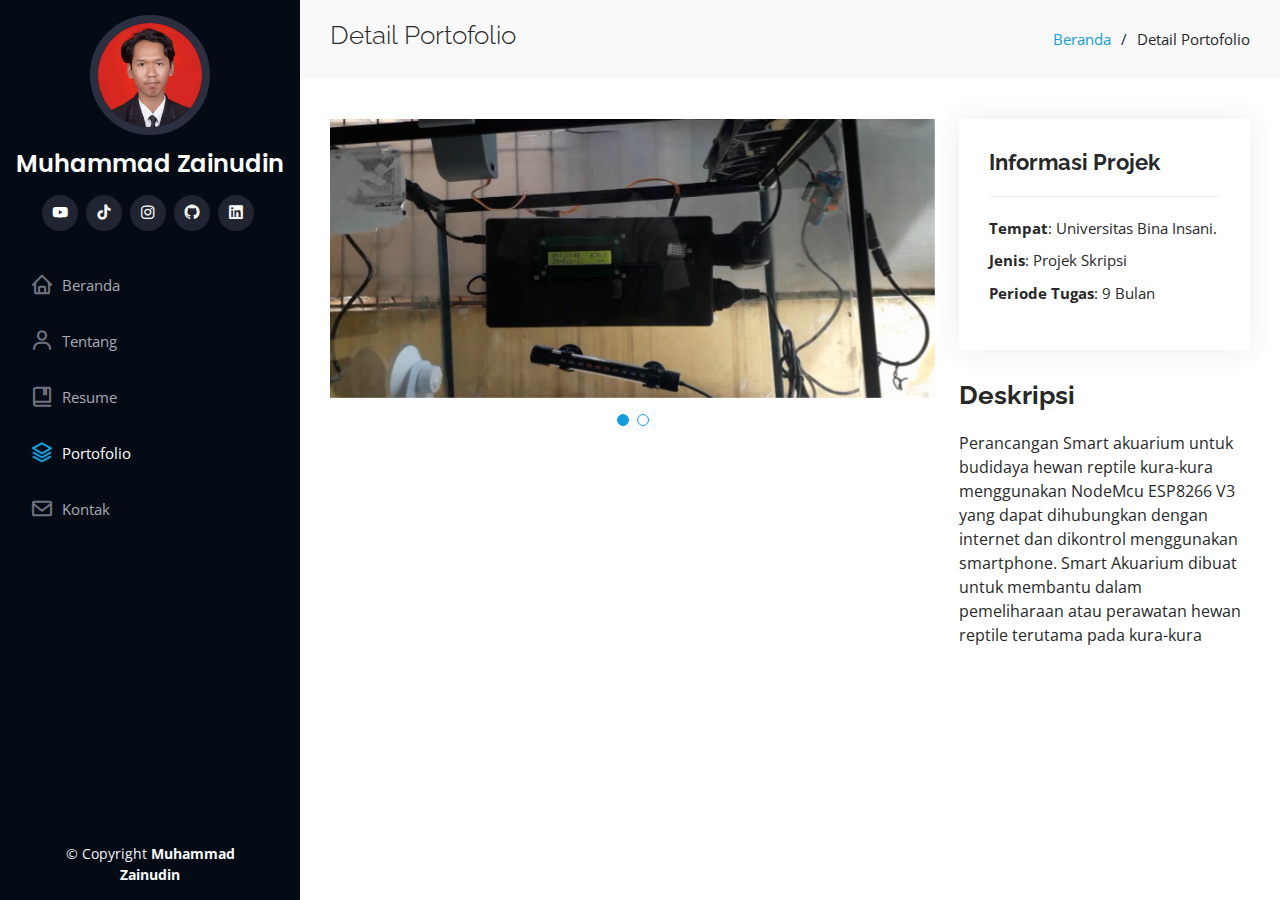
<file: forms/portofolio3.html>
<!DOCTYPE html>
<html lang="en">
  <head>
    <meta charset="utf-8" />
    <meta content="width=device-width, initial-scale=1.0" name="viewport" />
    
        <title>Curriculum Vitae</title>
    <meta content="" name="description" />
    <meta content="" name="keywords" />

    <!-- Favicons -->
    <link rel="shortcut icon" type="../assets/img/png " href=" ../assets/img/baru.png " style="max-height: 200px; max-width: 200px;"/>
    <link href="../assets/img/baru.png" rel="baru" />

    <!-- Google Fonts -->
    <link href="https://fonts.googleapis.com/css?family=Open+Sans:300,300i,400,400i,600,600i,700,700i|Raleway:300,300i,400,400i,500,500i,600,600i,700,700i|Poppins:300,300i,400,400i,500,500i,600,600i,700,700i" rel="stylesheet" />

    <!-- Vendor CSS Files -->
    <link href="../assets/vendor/aos/aos.css" rel="stylesheet" />
    <link href="../assets/vendor/bootstrap/css/bootstrap.min.css" rel="stylesheet" />
    <link href="../assets/vendor/bootstrap-icons/bootstrap-icons.css" rel="stylesheet" />
    <link href="../assets/vendor/boxicons/css/boxicons.min.css" rel="stylesheet" />
    <link href="../assets/vendor/glightbox/css/glightbox.min.css" rel="stylesheet" />
    <link href="../assets/vendor/swiper/swiper-bundle.min.css" rel="stylesheet" />

    <!-- Template Main CSS File -->
    <link href="../assets/css/style.css" rel="stylesheet" />

    <!-- =======================================================
  * Template Name: iPortfolio
  * Updated: Jul 27 2023 with Bootstrap v5.3.1
  * Template URL: https://bootstrapmade.com/iportfolio-bootstrap-portfolio-websites-template/
  * Author: BootstrapMade.com
  * License: https://bootstrapmade.com/license/
  ======================================================== -->
  </head>

  <body>
    <!-- ======= Mobile nav toggle button ======= -->
    <i class="bi bi-list mobile-nav-toggle d-xl-none"></i>

    <!-- ======= Header ======= -->
    <header id="header">
      <div class="d-flex flex-column">
        <div class="profile">
          <img src="../assets/img/Pas.jpg" alt="" class="img-fluid rounded-circle" />
          <h1 class="text-light fs-4"><a href="../index.html">Muhammad Zainudin</a></h1>
          <div class="social-links mt-3 text-center">
            <a href="https://www.youtube.com/NodiOfficial"class="youtube"><i class='bx bxl-youtube' ></i></a>
            <a href="https://www.tiktok.com/@zainudin_nd" class="tiktok"><i class='bx bxl-tiktok' ></i></a>
            <a href="https://www.instagram.com/muhzai322" class="instagram"><i class='bx bxl-instagram' ></i></a>
            <a href="https://www.github.com/zainudin322" class="github"><i class='bx bxl-github' ></i></a>
            <a href="https://www.linkedin.com/in/muhammad-zainudin-221974223" class="linkedin"><i class='bx bxl-linkedin-square'></i></a>
          </div>
        </div>

        <nav id="navbar" class="nav-menu navbar">
            <ul>
              <li>
                <a href="../index.html" class="nav-link scrollto"><i class="bx bx-home"></i> <span>Beranda</span></a>
              </li>
              <li>
                <a href="" class="nav-link scrollto"><i class="bx bx-user"></i> <span>Tentang</span></a>
              </li>
              <li>
                <a href="" class="nav-link scrollto"><i class='bx bx-book-bookmark'></i> <span>Resume</span></a>
              </li>
              <li>
                    <a href="" class="nav-link scrollto active"><i class='bx bx-layer'></i><span>Portofolio</span></a>
              </li>
              <li>
                <a href="" class="nav-link scrollto"><i class="bx bx-envelope"></i> <span>Kontak</span></a>
              </li>
            </ul>
          </nav>
        <!-- .nav-menu -->
      </div>
    </header>
    <!-- End Header -->

    <main id="main">
      <!-- ======= Breadcrumbs ======= -->
      <section id="breadcrumbs" class="breadcrumbs">
        <div class="container">
          <div class="d-flex justify-content-between align-items-center">
            <h2>Detail Portofolio</h2>
            <ol>
              <li><a href="../index.html">Beranda</a></li>
              <li>Detail Portofolio</li>
            </ol>
          </div>
        </div>
      </section>
      <!-- End Breadcrumbs -->

      <!-- ======= Portfolio Details Section ======= -->
      <section id="portfolio-details" class="portfolio-details">
        <div class="container">
          <div class="row gy-4">
            <div class="col-lg-8">
              <div class="portfolio-details-slider swiper">
                <div class="swiper-wrapper align-items-center">
                  <div class="swiper-slide">
                    <img src="../assets/img/project/3.png" alt="" />
                  </div>

                  <div class="swiper-slide">
                    <img src="../assets/img/project/Obser.jpg" alt="" />
                  </div>

                </div>
                <div class="swiper-pagination"></div>
              </div>
            </div>

            <div class="col-lg-4">
              <div class="portfolio-info">
                <h3>Informasi Projek</h3>
                <ul>
                  <li><strong>Tempat</strong>: Universitas Bina Insani.</li>
                  <li><strong>Jenis</strong>: Projek Skripsi</li>
                  <li><strong>Periode Tugas</strong>: 9 Bulan</li>
                </ul>
              </div>
              <div class="portfolio-description justify-content-between">
                <h2>Deskripsi</h2>
                <p>
                    Perancangan Smart akuarium untuk budidaya hewan reptile kura-kura menggunakan NodeMcu ESP8266 V3 yang dapat dihubungkan dengan internet dan dikontrol menggunakan smartphone.
                    Smart Akuarium dibuat untuk membantu dalam pemeliharaan atau perawatan hewan reptile terutama pada kura-kura
                </p>
              </div>
            </div>
          </div>
        </div>
      </section>
      <!-- End Portfolio Details Section -->
    </main>
    <!-- End #main -->

     <!-- ======= Footer ======= -->
     <footer id="footer">
      <div class="container">
        <div class="copyright">
          &copy; Copyright <strong><span class="fs-9"> <a href="https://www.canva.com/design/DAFdpXC5weo/4DCiro9q62tIrYrpuPxmnA/view?utm_content=DAFdpXC5weo&utm_campaign=designshare&utm_medium=link&utm_source=publishsharelink" class="fs-9 text-light">Muhammad Zainudin</span></strong></a>
        </div>
        <!-- <div class="credits"> -->
          <!-- All the links in the footer should remain intact. -->
          <!-- You can delete the links only if you purchased the pro version. -->
          <!-- Licensing information: https://bootstrapmade.com/license/ -->
          <!-- Purchase the pro version with working PHP/AJAX contact form: https://bootstrapmade.com/iportfolio-bootstrap-portfolio-websites-template/ -->
          <!-- Designed by <a href="https://bootstrapmade.com/">BootstrapMade</a> -->
        <!-- </div> -->
      </div>
    </footer>
    <!-- End  Footer -->


    <a href="#" class="back-to-top d-flex align-items-center justify-content-center"><i class="bi bi-arrow-up-short"></i></a>

    <!-- Vendor JS Files -->
    <script src="../assets/vendor/purecounter/purecounter_vanilla.js"></script>
    <script src="../assets/vendor/aos/aos.js"></script>
    <script src="../assets/vendor/bootstrap/js/bootstrap.bundle.min.js"></script>
    <script src="../assets/vendor/glightbox/js/glightbox.min.js"></script>
    <script src="../assets/vendor/isotope-layout/isotope.pkgd.min.js"></script>
    <script src="../assets/vendor/swiper/swiper-bundle.min.js"></script>
    <script src="../assets/vendor/typed.js/typed.umd.js"></script>
    <script src="../assets/vendor/waypoints/noframework.waypoints.js"></script>
    <script src="../assets/vendor/php-email-form/validate.js"></script>

    <!-- Template Main JS File -->
    <script src="../assets/js/main.js"></script>
  </body>
</html>
</file>
<file: assets/css/style.css>
/**
* Template Name: iPortfolio
* Updated: Jul 27 2023 with Bootstrap v5.3.1
* Template URL: https://bootstrapmade.com/iportfolio-bootstrap-portfolio-websites-template/
* Author: BootstrapMade.com
* License: https://bootstrapmade.com/license/
*/

/*--------------------------------------------------------------
# General
--------------------------------------------------------------*/
body {
  font-family: "Open Sans", sans-serif;
  color: #272829;
}

a {
  color: #149ddd;
  text-decoration: none;
}

a:hover {
  color: #37b3ed;
  text-decoration: none;
}

h1,
h2,
h3,
h4,
h5,
h6 {
  font-family: "Raleway", sans-serif;
}

/*--------------------------------------------------------------
# Back to top button
--------------------------------------------------------------*/
.back-to-top {
  position: fixed;
  visibility: hidden;
  opacity: 0;
  right: 15px;
  bottom: 15px;
  z-index: 996;
  background: #149ddd;
  width: 40px;
  height: 40px;
  border-radius: 50px;
  transition: all 0.4s;
}

.back-to-top i {
  font-size: 28px;
  color: #fff;
  line-height: 0;
}

.back-to-top:hover {
  background: #2eafec;
  color: #fff;
}

.back-to-top.active {
  visibility: visible;
  opacity: 1;
}

/*--------------------------------------------------------------
# Header
--------------------------------------------------------------*/
#header {
  position: fixed;
  top: 0;
  left: 0;
  bottom: 0;
  width: 300px;
  transition: all ease-in-out 0.5s;
  z-index: 9997;
  transition: all 0.5s;
  padding: 0 15px;
  background: #040b14;
  overflow-y: auto;
}

#header .profile img {
  margin: 15px auto;
  display: block;
  width: 120px;
  border: 8px solid #2c2f3f;
}

#header .profile h1 {
  font-size: 24px;
  margin: 0;
  padding: 0;
  font-weight: 600;
  -moz-text-align-last: center;
  text-align-last: center;
  font-family: "Poppins", sans-serif;
}

#header .profile h1 a,
#header .profile h1 a:hover {
  color: #fff;
  text-decoration: none;
}

#header .profile .social-links a {
  font-size: 18px;
  display: inline-block;
  background: #212431;
  color: #fff;
  line-height: 1;
  padding: 8px 0;
  margin-right: 4px;
  border-radius: 50%;
  text-align: center;
  width: 36px;
  height: 36px;
  transition: 0.3s;
}

#header .profile .social-links a:hover {
  background: #149ddd;
  color: #fff;
  text-decoration: none;
}

#main {
  margin-left: 300px;
}

.container,
.container-fluid {
  padding-left: 30px;
  padding-right: 30px;
}

@media (max-width: 1199px) {
  #header {
    left: -300px;
  }

  #main {
    margin-left: 0;
  }

  .container,
  .container-fluid {
    padding-left: 12px;
    padding-right: 12px;
  }
}

/*--------------------------------------------------------------
# Navigation Menu
--------------------------------------------------------------*/
/* Desktop Navigation */
.nav-menu {
  padding: 30px 0 0 0;
}

.nav-menu * {
  margin: 0;
  padding: 0;
  list-style: none;
}

.nav-menu > ul > li {
  position: relative;
  white-space: nowrap;
}

.nav-menu a,
.nav-menu a:focus {
  display: flex;
  align-items: center;
  color: #a8a9b4;
  padding: 12px 15px;
  margin-bottom: 8px;
  transition: 0.3s;
  font-size: 15px;
}

.nav-menu a i,
.nav-menu a:focus i {
  font-size: 24px;
  padding-right: 8px;
  color: #6f7180;
}

.nav-menu a:hover,
.nav-menu .active,
.nav-menu .active:focus,
.nav-menu li:hover > a {
  text-decoration: none;
  color: #fff;
}

.nav-menu a:hover i,
.nav-menu .active i,
.nav-menu .active:focus i,
.nav-menu li:hover > a i {
  color: #149ddd;
}

/* Mobile Navigation */
.mobile-nav-toggle {
  position: fixed;
  right: 15px;
  top: 15px;
  z-index: 9998;
  border: 0;
  font-size: 24px;
  transition: all 0.4s;
  outline: none !important;
  background-color: #149ddd;
  color: #fff;
  width: 40px;
  height: 40px;
  display: inline-flex;
  align-items: center;
  justify-content: center;
  line-height: 0;
  border-radius: 50px;
  cursor: pointer;
}

.mobile-nav-active {
  overflow: hidden;
}

.mobile-nav-active #header {
  left: 0;
}

/*--------------------------------------------------------------
# Hero Section
--------------------------------------------------------------*/
#hero {
  width: 100%;
  height: 100vh;
  background: url("../img/2.jpg") top center;
  background-size: cover;
}

#hero:before {
  content: "";
  background: rgba(5, 13, 24, 0.3);
  position: absolute;
  bottom: 0;
  top: 0;
  left: 0;
  right: 0;
  z-index: 1;
}

#hero .hero-container {
  position: relative;
  z-index: 2;
  min-width: 300px;
}

#hero h1 {
  margin: 0 0 10px 0;
  font-size: 64px;
  font-weight: 700;
  line-height: 56px;
  color: #fff;
}

#hero p {
  color: #fff;
  margin-bottom: 50px;
  font-size: 26px;
  font-family: "Poppins", sans-serif;
}

#hero p span {
  color: #fff;
  padding-bottom: 4px;
  letter-spacing: 1px;
  border-bottom: 3px solid #149ddd;
}

@media (min-width: 1024px) {
  #hero {
    background-attachment: fixed;
  }
}

@media (max-width: 768px) {
  #hero h1 {
    font-size: 28px;
    line-height: 36px;
  }

  #hero h2 {
    font-size: 18px;
    line-height: 24px;
    margin-bottom: 30px;
  }
}

/*--------------------------------------------------------------
# Sections General
--------------------------------------------------------------*/
section {
  padding: 60px 0;
  overflow: hidden;
}

.section-bg {
  background: #f5f8fd;
}

.section-title {
  padding-bottom: 30px;
}

.section-title h2 {
  font-size: 32px;
  font-weight: bold;
  margin-bottom: 20px;
  padding-bottom: 20px;
  position: relative;
  color: #173b6c;
}

.section-title h2::after {
  content: "";
  position: absolute;
  display: block;
  width: 50px;
  height: 3px;
  background: #149ddd;
  bottom: 0;
  left: 0;
}

.section-title p {
  margin-bottom: 0;
}

/*--------------------------------------------------------------
# About
--------------------------------------------------------------*/
.about .content h3 {
  font-weight: 700;
  font-size: 26px;
  color: #173b6c;
}

.about .content ul {
  list-style: none;
  padding: 0;
}

.about .content ul li {
  margin-bottom: 20px;
  display: flex;
  align-items: center;
}

.about .content ul strong {
  margin-right: 10px;
}

.about .content ul i {
  font-size: 16px;
  margin-right: 5px;
  color: #149ddd;
  line-height: 0;
}

.about .content p:last-child {
  margin-bottom: 0;
}

/*--------------------------------------------------------------
# Facts
--------------------------------------------------------------*/
.facts {
  padding-bottom: 30px;
}

.facts .count-box {
  padding: 30px;
  width: 100%;
}

.facts .count-box i {
  display: block;
  font-size: 44px;
  color: #149ddd;
  float: left;
  line-height: 0;
}

.facts .count-box span {
  font-size: 48px;
  line-height: 40px;
  display: block;
  font-weight: 700;
  color: #050d18;
  margin-left: 60px;
}

.facts .count-box p {
  padding: 5px 0 0 0;
  margin: 0 0 0 60px;
  font-family: "Raleway", sans-serif;
  font-size: 14px;
  color: #122f57;
}

.facts .count-box a {
  font-weight: 600;
  display: block;
  margin-top: 20px;
  color: #122f57;
  font-size: 15px;
  font-family: "Poppins", sans-serif;
  transition: ease-in-out 0.3s;
}

.facts .count-box a:hover {
  color: #1f5297;
}

/*--------------------------------------------------------------
# Akills
--------------------------------------------------------------*/
.skills .progress {
  height: 60px;
  display: block;
  background: none;
  border-radius: 0;
}

.skills .progress .skill {
  padding: 0;
  margin: 0 0 6px 0;
  text-transform: uppercase;
  display: block;
  font-weight: 600;
  font-family: "Poppins", sans-serif;
  color: #050d18;
}

.skills .progress .skill .val {
  float: right;
  font-style: normal;
}

.skills .progress-bar-wrap {
  background: #dce8f8;
  height: 15px;
}

.skills .progress-bar {
  width: 1px;
  height: 15px;
  transition: 0.9s;
  background-color: #149ddd;
}

/*--------------------------------------------------------------
# Resume
--------------------------------------------------------------*/
.resume .resume-title {
  font-size: 26px;
  font-weight: 700;
  margin-top: 20px;
  margin-bottom: 20px;
  color: #050d18;
}

.resume .resume-item {
  padding: 0 0 20px 20px;
  margin-top: -2px;
  border-left: 2px solid #1f5297;
  position: relative;
}

.resume .resume-item h4 {
  line-height: 18px;
  font-size: 18px;
  font-weight: 600;
  text-transform: uppercase;
  font-family: "Poppins", sans-serif;
  color: #050d18;
  margin-bottom: 10px;
}

.resume .resume-item h5 {
  font-size: 16px;
  background: #e4edf9;
  padding: 5px 15px;
  display: inline-block;
  font-weight: 600;
  margin-bottom: 10px;
}

.resume .resume-item ul {
  padding-left: 20px;
}

.resume .resume-item ul li {
  padding-bottom: 10px;
}

.resume .resume-item:last-child {
  padding-bottom: 0;
}

.resume .resume-item::before {
  content: "";
  position: absolute;
  width: 16px;
  height: 16px;
  border-radius: 50px;
  left: -9px;
  top: 0;
  background: #fff;
  border: 2px solid #1f5297;
}

/*--------------------------------------------------------------
# Portfolio
--------------------------------------------------------------*/
.portfolio .portfolio-item {
  margin-bottom: 30px;
}

.portfolio #portfolio-flters {
  padding: 0;
  margin: 0 auto 35px auto;
  list-style: none;
  text-align: center;
  background: #fff;
  border-radius: 50px;
  padding: 2px 15px;
}

.portfolio #portfolio-flters li {
  cursor: pointer;
  display: inline-block;
  padding: 10px 15px 8px 15px;
  font-size: 14px;
  font-weight: 600;
  line-height: 1;
  text-transform: uppercase;
  color: #272829;
  margin-bottom: 5px;
  transition: all 0.3s ease-in-out;
}

.portfolio #portfolio-flters li:hover,
.portfolio #portfolio-flters li.filter-active {
  color: #149ddd;
}

.portfolio #portfolio-flters li:last-child {
  margin-right: 0;
}

.portfolio .portfolio-wrap {
  transition: 0.3s;
  position: relative;
  overflow: hidden;
  z-index: 1;
}

.portfolio .portfolio-wrap::before {
  content: "";
  background: rgba(255, 255, 255, 0.5);
  position: absolute;
  left: 0;
  right: 0;
  top: 0;
  bottom: 0;
  transition: all ease-in-out 0.3s;
  z-index: 2;
  opacity: 0;
}

.portfolio .portfolio-wrap .portfolio-links {
  opacity: 1;
  left: 0;
  right: 0;
  bottom: -60px;
  z-index: 3;
  position: absolute;
  transition: all ease-in-out 0.3s;
  display: flex;
  justify-content: center;
}

.portfolio .portfolio-wrap .portfolio-links a {
  color: #fff;
  font-size: 28px;
  text-align: center;
  background: rgba(20, 157, 221, 0.75);
  transition: 0.3s;
  width: 50%;
}

.portfolio .portfolio-wrap .portfolio-links a:hover {
  background: rgba(20, 157, 221, 0.95);
}

.portfolio .portfolio-wrap .portfolio-links a + a {
  border-left: 1px solid #37b3ed;
}

.portfolio .portfolio-wrap:hover::before {
  top: 0;
  left: 0;
  right: 0;
  bottom: 0;
  opacity: 1;
}

.portfolio .portfolio-wrap:hover .portfolio-links {
  opacity: 1;
  bottom: 0;
}

/*--------------------------------------------------------------
# Portfolio Details
--------------------------------------------------------------*/
.portfolio-details {
  padding-top: 40px;
}

.portfolio-details .portfolio-details-slider img {
  width: 100%;
}

.portfolio-details .portfolio-details-slider .swiper-pagination {
  margin-top: 20px;
  position: relative;
}

.portfolio-details .portfolio-details-slider .swiper-pagination .swiper-pagination-bullet {
  width: 12px;
  height: 12px;
  background-color: #fff;
  opacity: 1;
  border: 1px solid #149ddd;
}

.portfolio-details .portfolio-details-slider .swiper-pagination .swiper-pagination-bullet-active {
  background-color: #149ddd;
}

.portfolio-details .portfolio-info {
  padding: 30px;
  box-shadow: 0px 0 30px rgba(5, 13, 24, 0.08);
}

.portfolio-details .portfolio-info h3 {
  font-size: 22px;
  font-weight: 700;
  margin-bottom: 20px;
  padding-bottom: 20px;
  border-bottom: 1px solid #eee;
}

.portfolio-details .portfolio-info ul {
  list-style: none;
  padding: 0;
  font-size: 15px;
}

.portfolio-details .portfolio-info ul li + li {
  margin-top: 10px;
}

.portfolio-details .portfolio-description {
  padding-top: 30px;
}

.portfolio-details .portfolio-description h2 {
  font-size: 26px;
  font-weight: 700;
  margin-bottom: 20px;
}

.portfolio-details .portfolio-description p {
  padding: 0;
}

/*--------------------------------------------------------------
# Services
--------------------------------------------------------------*/
.services .icon-box {
  margin-bottom: 20px;
}

.services .icon {
  float: left;
  display: flex;
  align-items: center;
  justify-content: center;
  width: 54px;
  height: 54px;
  background: #149ddd;
  border-radius: 50%;
  transition: 0.5s;
  border: 1px solid #149ddd;
}

.services .icon i {
  color: #fff;
  font-size: 24px;
  line-height: 0;
}

.services .icon-box:hover .icon {
  background: #fff;
}

.services .icon-box:hover .icon i {
  color: #149ddd;
}

.services .title {
  margin-left: 80px;
  font-weight: 700;
  margin-bottom: 15px;
  font-size: 18px;
}

.services .title a {
  color: #343a40;
}

.services .title a:hover {
  color: #149ddd;
}

.services .description {
  margin-left: 80px;
  line-height: 24px;
  font-size: 14px;
}

/*--------------------------------------------------------------
# Testimonials
--------------------------------------------------------------*/
.testimonials .testimonials-carousel,
.testimonials .testimonials-slider {
  overflow: hidden;
}

.testimonials .testimonial-item {
  box-sizing: content-box;
  text-align: center;
  min-height: 320px;
}

.testimonials .testimonial-item .testimonial-img {
  width: 90px;
  border-radius: 50%;
  margin: 0 auto;
}

.testimonials .testimonial-item h3 {
  font-size: 18px;
  font-weight: bold;
  margin: 10px 0 5px 0;
  color: #111;
}

.testimonials .testimonial-item h4 {
  font-size: 14px;
  color: #999;
  margin: 0;
}

.testimonials .testimonial-item .quote-icon-left,
.testimonials .testimonial-item .quote-icon-right {
  color: #c3e8fa;
  font-size: 26px;
}

.testimonials .testimonial-item .quote-icon-left {
  display: inline-block;
  left: -5px;
  position: relative;
}

.testimonials .testimonial-item .quote-icon-right {
  display: inline-block;
  right: -5px;
  position: relative;
  top: 10px;
}

.testimonials .testimonial-item p {
  font-style: italic;
  margin: 0 15px 15px 15px;
  padding: 20px;
  background: #fff;
  position: relative;
  margin-bottom: 35px;
  border-radius: 6px;
  box-shadow: 0px 2px 15px rgba(0, 0, 0, 0.1);
}

.testimonials .testimonial-item p::after {
  content: "";
  width: 0;
  height: 0;
  border-top: 20px solid #fff;
  border-right: 20px solid transparent;
  border-left: 20px solid transparent;
  position: absolute;
  bottom: -20px;
  left: calc(50% - 20px);
}

.testimonials .swiper-pagination {
  margin-top: 20px;
  position: relative;
}

.testimonials .swiper-pagination .swiper-pagination-bullet {
  width: 12px;
  height: 12px;
  background-color: #fff;
  opacity: 1;
  border: 1px solid #149ddd;
}

.testimonials .swiper-pagination .swiper-pagination-bullet-active {
  background-color: #149ddd;
}

/*--------------------------------------------------------------
# Contact
--------------------------------------------------------------*/
.contact {
  padding-bottom: 130px;
}

.contact .info {
  padding: 30px;
  background: #fff;
  width: 100%;
  box-shadow: 0 0 24px 0 rgba(0, 0, 0, 0.12);
}

.contact .info i {
  font-size: 20px;
  color: #149ddd;
  float: left;
  width: 44px;
  height: 44px;
  background: #dff3fc;
  display: flex;
  justify-content: center;
  align-items: center;
  border-radius: 50px;
  transition: all 0.3s ease-in-out;
}

.contact .info h4 {
  padding: 0 0 0 60px;
  font-size: 22px;
  font-weight: 600;
  margin-bottom: 5px;
  color: #050d18;
}

.contact .info p {
  padding: 0 0 10px 60px;
  margin-bottom: 20px;
  font-size: 14px;
  color: #173b6c;
}

.contact .info .email p {
  padding-top: 5px;
}

.contact .info .social-links {
  padding-left: 60px;
}

.contact .info .social-links a {
  font-size: 18px;
  display: inline-block;
  background: #333;
  color: #fff;
  line-height: 1;
  padding: 8px 0;
  border-radius: 50%;
  text-align: center;
  width: 36px;
  height: 36px;
  transition: 0.3s;
  margin-right: 10px;
}

.contact .info .social-links a:hover {
  background: #149ddd;
  color: #fff;
}

.contact .info .email:hover i,
.contact .info .address:hover i,
.contact .info .phone:hover i {
  background: #149ddd;
  color: #fff;
}

.contact .php-email-form {
  width: 100%;
  padding: 30px;
  background: #fff;
  box-shadow: 0 0 24px 0 rgba(0, 0, 0, 0.12);
}

.contact .php-email-form .form-group {
  padding-bottom: 8px;
}

.contact .php-email-form .validate {
  display: none;
  color: red;
  margin: 0 0 15px 0;
  font-weight: 400;
  font-size: 13px;
}

.contact .php-email-form .error-message {
  display: none;
  color: #fff;
  background: #ed3c0d;
  text-align: left;
  padding: 15px;
  font-weight: 600;
}

.contact .php-email-form .error-message br + br {
  margin-top: 25px;
}

.contact .php-email-form .sent-message {
  display: none;
  color: #fff;
  background: #18d26e;
  text-align: center;
  padding: 15px;
  font-weight: 600;
}

.contact .php-email-form .loading {
  display: none;
  background: #fff;
  text-align: center;
  padding: 15px;
}

.contact .php-email-form .loading:before {
  content: "";
  display: inline-block;
  border-radius: 50%;
  width: 24px;
  height: 24px;
  margin: 0 10px -6px 0;
  border: 3px solid #18d26e;
  border-top-color: #eee;
  animation: animate-loading 1s linear infinite;
}

.contact .php-email-form .form-group {
  margin-bottom: 15px;
}

.contact .php-email-form label {
  padding-bottom: 8px;
}

.contact .php-email-form input,
.contact .php-email-form textarea {
  border-radius: 0;
  box-shadow: none;
  font-size: 14px;
}

.contact .php-email-form input {
  height: 44px;
}

.contact .php-email-form textarea {
  padding: 10px 15px;
}

.contact .php-email-form button[type="submit"] {
  background: #149ddd;
  border: 0;
  padding: 10px 24px;
  color: #fff;
  transition: 0.4s;
  border-radius: 4px;
}

.contact .php-email-form button[type="submit"]:hover {
  background: #37b3ed;
}

@keyframes animate-loading {
  0% {
    transform: rotate(0deg);
  }

  100% {
    transform: rotate(360deg);
  }
}

/*--------------------------------------------------------------
# Breadcrumbs
--------------------------------------------------------------*/
.breadcrumbs {
  padding: 20px 0;
  background: #f9f9f9;
}

.breadcrumbs h2 {
  font-size: 26px;
  font-weight: 300;
}

.breadcrumbs ol {
  display: flex;
  flex-wrap: wrap;
  list-style: none;
  padding: 0;
  margin: 0;
  font-size: 15px;
}

.breadcrumbs ol li + li {
  padding-left: 10px;
}

.breadcrumbs ol li + li::before {
  display: inline-block;
  padding-right: 10px;
  color: #0e2442;
  content: "/";
}

@media (max-width: 768px) {
  .breadcrumbs .d-flex {
    display: block !important;
  }

  .breadcrumbs ol {
    display: block;
  }

  .breadcrumbs ol li {
    display: inline-block;
  }
}

/*--------------------------------------------------------------
# Footer
--------------------------------------------------------------*/
#footer {
  padding: 15px;
  color: #f4f6fd;
  font-size: 14px;
  position: fixed;
  left: 0;
  bottom: 0;
  width: 300px;
  z-index: 9999;
  background: #040b14;
}

#footer .copyright {
  text-align: center;
}

#footer .credits {
  padding-top: 5px;
  text-align: center;
  font-size: 13px;
  color: #eaebf0;
}

@media (max-width: 1199px) {
  #footer {
    position: static;
    width: auto;
    padding-right: 20px 15px;
  }

  .justify {
    text-align: justify;
  }
}
</file>
